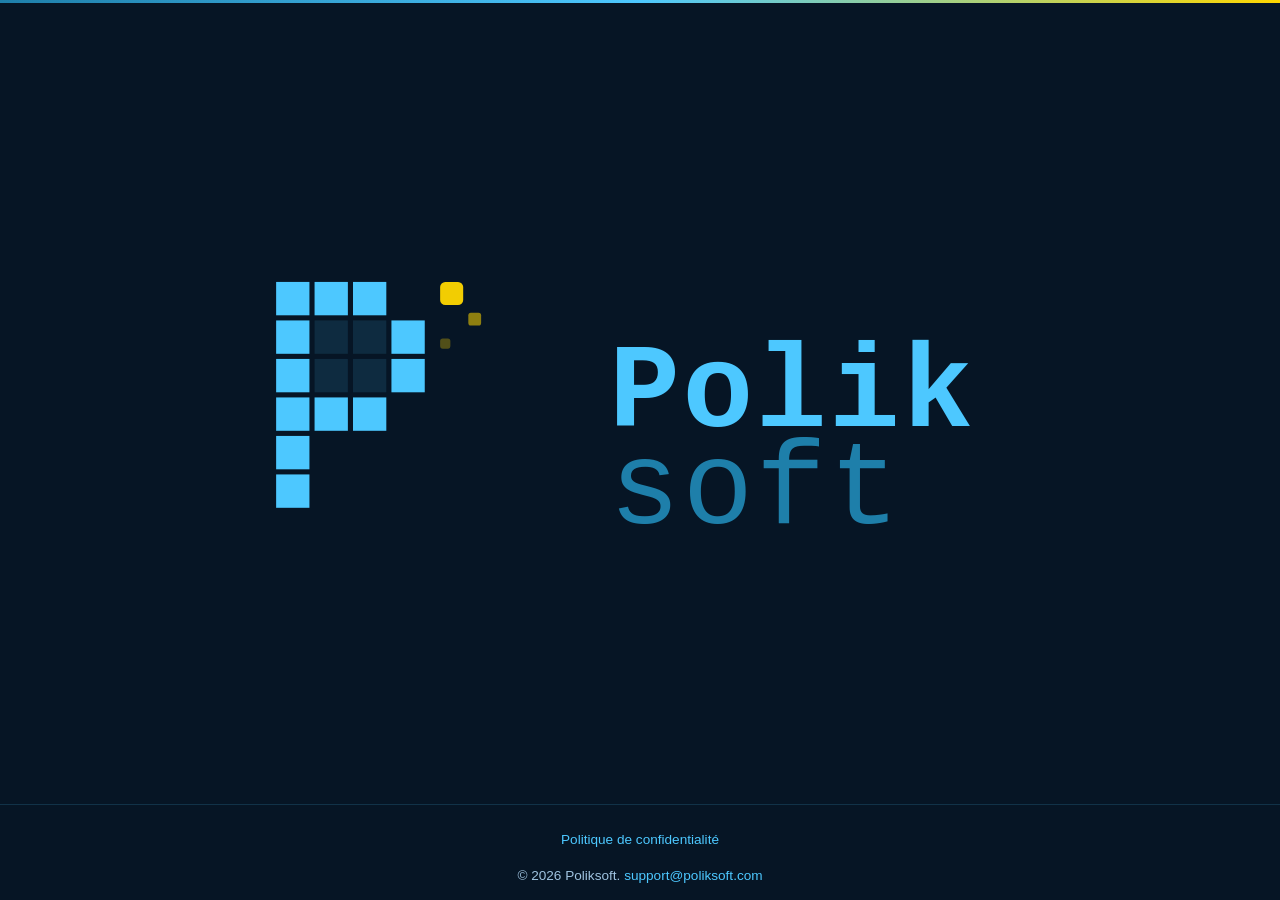
<file: index.html>
<!doctype html>
<html lang="fr">
<head>
  <meta charset="utf-8" />
  <meta name="viewport" content="width=device-width, initial-scale=1" />
  <title>Poliksoft</title>
  <meta name="description" content="Poliksoft — logiciels et applications." />
  <link rel="icon" href="/assets/img/poliksoft-icon.svg" type="image/svg+xml" />
  <link rel="stylesheet" href="/assets/css/style.css" />
</head>
<body class="home">
  <div class="top-accent"></div>

  <main class="home-main">
    <section class="home-hero">
      <span class="brand">
        <img src="/assets/img/poliksoft-logo.svg" alt="Poliksoft" />
      </span>
    </section>
  </main>

  <footer>
    <nav>
      <a href="/politique-confidentialite.html">Politique de confidentialité</a>
    </nav>
    <p>&copy; 2026 Poliksoft. <a href="mailto:support@poliksoft.com">support@poliksoft.com</a></p>
  </footer>
</body>
</html>
</file>
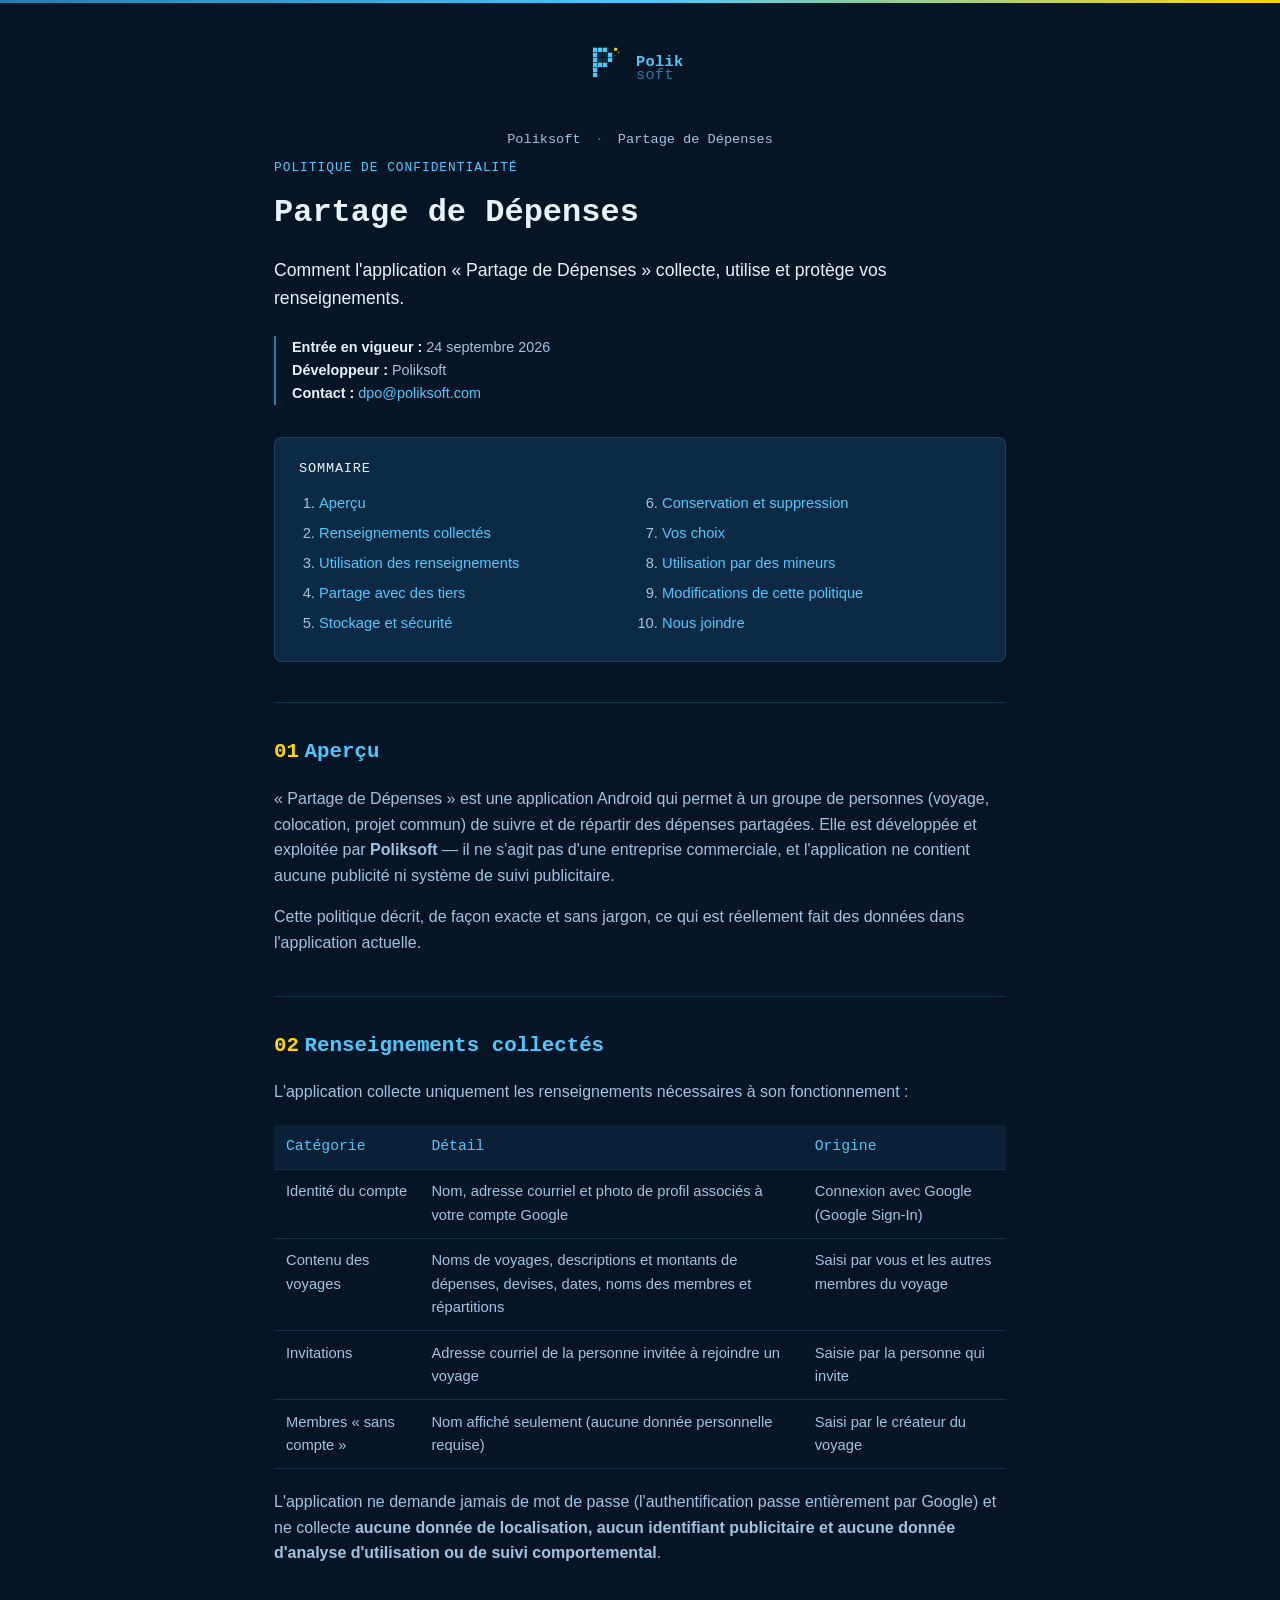
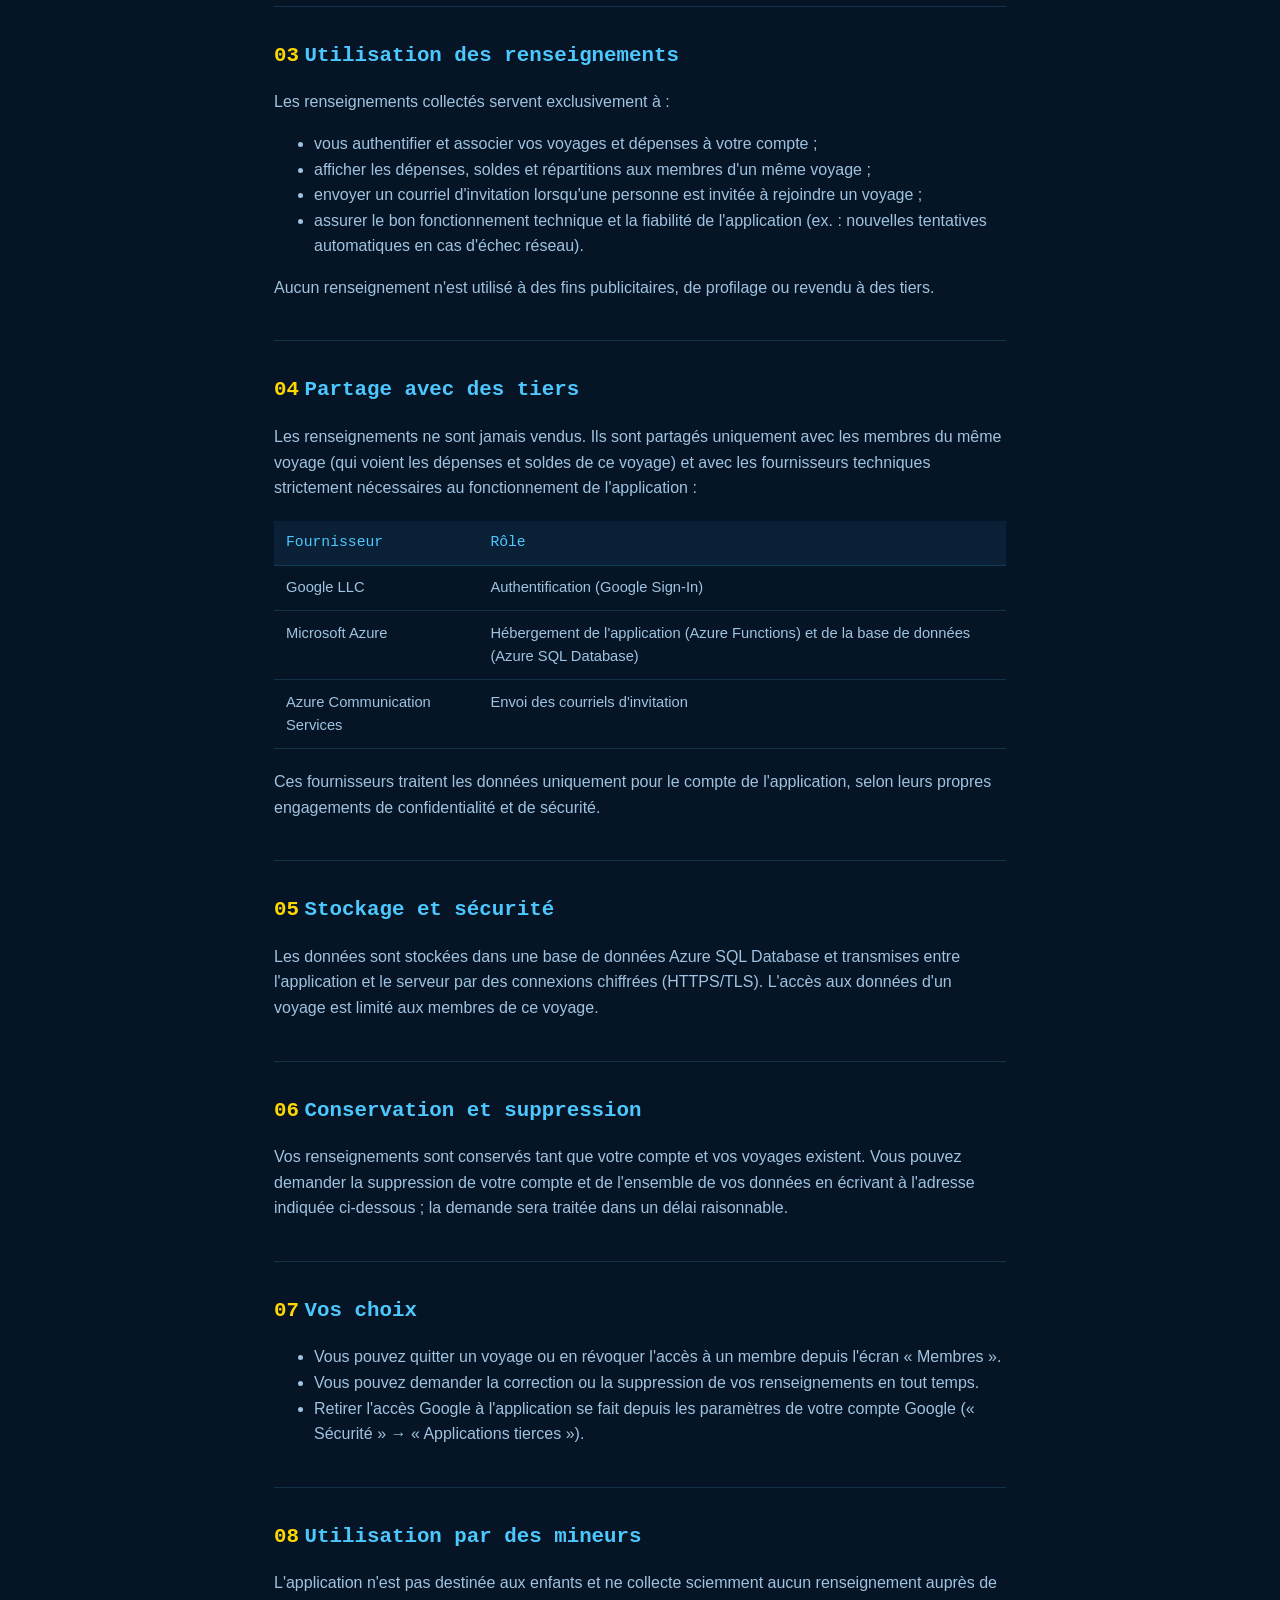
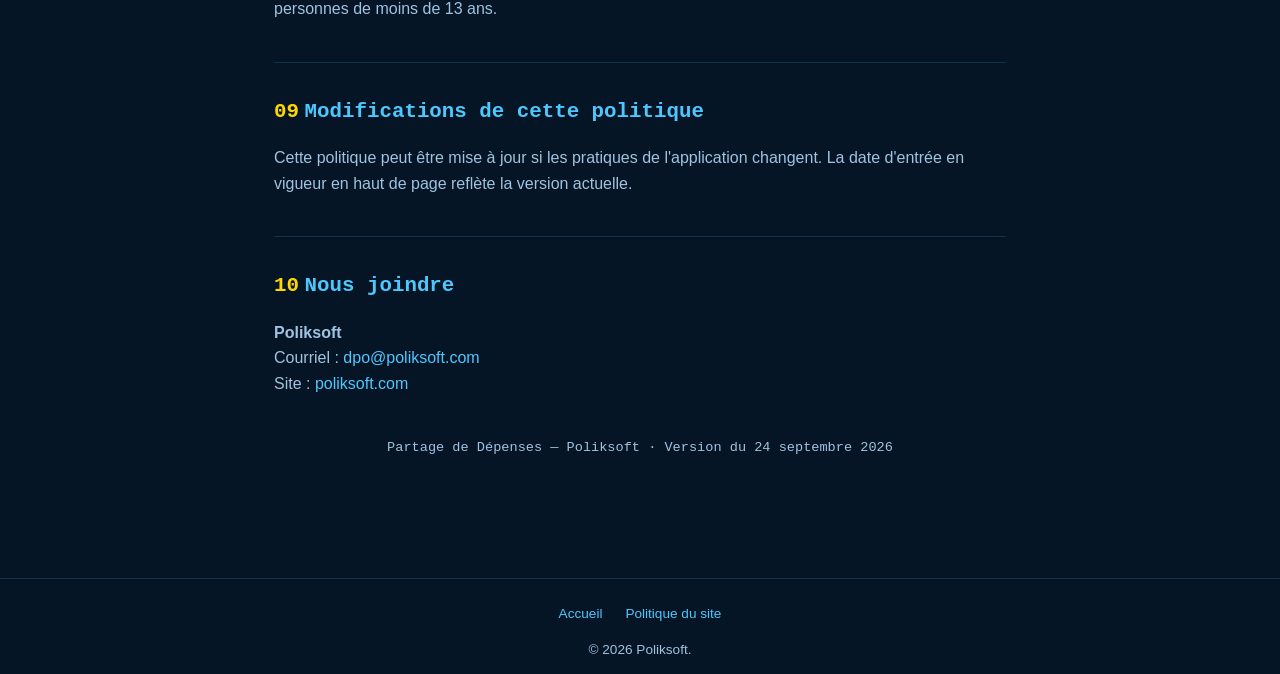
<file: partage-depenses-confidentialite.html>
<!doctype html>
<html lang="fr">
<head>
  <meta charset="utf-8" />
  <meta name="viewport" content="width=device-width, initial-scale=1" />
  <title>Politique de confidentialité — Partage de Dépenses | Poliksoft</title>
  <meta name="description" content="Politique de confidentialité de l'application Android Partage de Dépenses, développée par Poliksoft." />
  <link rel="icon" href="/assets/img/poliksoft-icon.svg" type="image/svg+xml" />
  <link rel="stylesheet" href="/assets/css/style.css" />
</head>
<body>
  <div class="top-accent"></div>
  <header class="site-header">
    <a class="brand" href="/">
      <img src="/assets/img/poliksoft-logo.svg" alt="Poliksoft" />
    </a>
  </header>

  <main>
    <p class="breadcrumb">Poliksoft <span class="sep">·</span> Partage de Dépenses</p>
    <p class="eyebrow">Politique de confidentialité</p>
    <h1>Partage de Dépenses</h1>
    <p class="lede">
      Comment l'application « Partage de Dépenses » collecte, utilise et
      protège vos renseignements.
    </p>

    <div class="meta">
      <strong>Entrée en vigueur :</strong> 24 septembre 2026<br />
      <strong>Développeur :</strong> Poliksoft<br />
      <strong>Contact :</strong> <a href="mailto:dpo@poliksoft.com">dpo@poliksoft.com</a>
    </div>

    <nav class="toc" aria-label="Sommaire">
      <p>Sommaire</p>
      <ol>
        <li><a href="#apercu">Aperçu</a></li>
        <li><a href="#donnees-collectees">Renseignements collectés</a></li>
        <li><a href="#utilisation">Utilisation des renseignements</a></li>
        <li><a href="#partage">Partage avec des tiers</a></li>
        <li><a href="#stockage">Stockage et sécurité</a></li>
        <li><a href="#conservation">Conservation et suppression</a></li>
        <li><a href="#choix">Vos choix</a></li>
        <li><a href="#mineurs">Utilisation par des mineurs</a></li>
        <li><a href="#modifications">Modifications de cette politique</a></li>
        <li><a href="#contact">Nous joindre</a></li>
      </ol>
    </nav>

    <h2 id="apercu"><span class="num">01</span>Aperçu</h2>
    <p>
      « Partage de Dépenses » est une application Android qui permet à un
      groupe de personnes (voyage, colocation, projet commun) de suivre et
      de répartir des dépenses partagées. Elle est développée et exploitée
      par <strong>Poliksoft</strong> — il ne s'agit pas d'une entreprise
      commerciale, et l'application ne contient aucune publicité ni système
      de suivi publicitaire.
    </p>
    <p>
      Cette politique décrit, de façon exacte et sans jargon, ce qui est
      réellement fait des données dans l'application actuelle.
    </p>

    <h2 id="donnees-collectees"><span class="num">02</span>Renseignements collectés</h2>
    <p>
      L'application collecte uniquement les renseignements nécessaires à
      son fonctionnement :
    </p>
    <table>
      <thead>
        <tr>
          <th>Catégorie</th>
          <th>Détail</th>
          <th>Origine</th>
        </tr>
      </thead>
      <tbody>
        <tr>
          <td>Identité du compte</td>
          <td>Nom, adresse courriel et photo de profil associés à votre compte Google</td>
          <td>Connexion avec Google (Google Sign-In)</td>
        </tr>
        <tr>
          <td>Contenu des voyages</td>
          <td>Noms de voyages, descriptions et montants de dépenses, devises, dates, noms des membres et répartitions</td>
          <td>Saisi par vous et les autres membres du voyage</td>
        </tr>
        <tr>
          <td>Invitations</td>
          <td>Adresse courriel de la personne invitée à rejoindre un voyage</td>
          <td>Saisie par la personne qui invite</td>
        </tr>
        <tr>
          <td>Membres « sans compte »</td>
          <td>Nom affiché seulement (aucune donnée personnelle requise)</td>
          <td>Saisi par le créateur du voyage</td>
        </tr>
      </tbody>
    </table>
    <p>
      L'application ne demande jamais de mot de passe (l'authentification
      passe entièrement par Google) et ne collecte
      <strong>aucune donnée de localisation, aucun identifiant publicitaire
      et aucune donnée d'analyse d'utilisation ou de suivi
      comportemental</strong>.
    </p>

    <h2 id="utilisation"><span class="num">03</span>Utilisation des renseignements</h2>
    <p>Les renseignements collectés servent exclusivement à :</p>
    <ul>
      <li>vous authentifier et associer vos voyages et dépenses à votre compte ;</li>
      <li>afficher les dépenses, soldes et répartitions aux membres d'un même voyage ;</li>
      <li>envoyer un courriel d'invitation lorsqu'une personne est invitée à rejoindre un voyage ;</li>
      <li>assurer le bon fonctionnement technique et la fiabilité de l'application (ex. : nouvelles tentatives automatiques en cas d'échec réseau).</li>
    </ul>
    <p>
      Aucun renseignement n'est utilisé à des fins publicitaires, de
      profilage ou revendu à des tiers.
    </p>

    <h2 id="partage"><span class="num">04</span>Partage avec des tiers</h2>
    <p>
      Les renseignements ne sont jamais vendus. Ils sont partagés uniquement
      avec les membres du même voyage (qui voient les dépenses et soldes de
      ce voyage) et avec les fournisseurs techniques strictement
      nécessaires au fonctionnement de l'application :
    </p>
    <table>
      <thead>
        <tr>
          <th>Fournisseur</th>
          <th>Rôle</th>
        </tr>
      </thead>
      <tbody>
        <tr>
          <td>Google LLC</td>
          <td>Authentification (Google Sign-In)</td>
        </tr>
        <tr>
          <td>Microsoft Azure</td>
          <td>Hébergement de l'application (Azure Functions) et de la base de données (Azure SQL Database)</td>
        </tr>
        <tr>
          <td>Azure Communication Services</td>
          <td>Envoi des courriels d'invitation</td>
        </tr>
      </tbody>
    </table>
    <p>
      Ces fournisseurs traitent les données uniquement pour le compte de
      l'application, selon leurs propres engagements de confidentialité et
      de sécurité.
    </p>

    <h2 id="stockage"><span class="num">05</span>Stockage et sécurité</h2>
    <p>
      Les données sont stockées dans une base de données Azure SQL Database
      et transmises entre l'application et le serveur par des connexions
      chiffrées (HTTPS/TLS). L'accès aux données d'un voyage est limité aux
      membres de ce voyage.
    </p>

    <h2 id="conservation"><span class="num">06</span>Conservation et suppression</h2>
    <p>
      Vos renseignements sont conservés tant que votre compte et vos
      voyages existent. Vous pouvez demander la suppression de votre compte
      et de l'ensemble de vos données en écrivant à l'adresse indiquée
      ci-dessous ; la demande sera traitée dans un délai raisonnable.
    </p>

    <h2 id="choix"><span class="num">07</span>Vos choix</h2>
    <ul>
      <li>Vous pouvez quitter un voyage ou en révoquer l'accès à un membre depuis l'écran « Membres ».</li>
      <li>Vous pouvez demander la correction ou la suppression de vos renseignements en tout temps.</li>
      <li>Retirer l'accès Google à l'application se fait depuis les paramètres de votre compte Google (« Sécurité » → « Applications tierces »).</li>
    </ul>

    <h2 id="mineurs"><span class="num">08</span>Utilisation par des mineurs</h2>
    <p>
      L'application n'est pas destinée aux enfants et ne collecte
      sciemment aucun renseignement auprès de personnes de moins de 13 ans.
    </p>

    <h2 id="modifications"><span class="num">09</span>Modifications de cette politique</h2>
    <p>
      Cette politique peut être mise à jour si les pratiques de
      l'application changent. La date d'entrée en vigueur en haut de page
      reflète la version actuelle.
    </p>

    <h2 id="contact"><span class="num">10</span>Nous joindre</h2>
    <p>
      <strong>Poliksoft</strong><br />
      Courriel : <a href="mailto:dpo@poliksoft.com">dpo@poliksoft.com</a><br />
      Site : <a href="https://poliksoft.com">poliksoft.com</a>
    </p>

    <p class="breadcrumb" style="margin-top: 2.5rem;">
      Partage de Dépenses — Poliksoft · Version du 24 septembre 2026
    </p>
  </main>

  <footer>
    <nav>
      <a href="/">Accueil</a>
      <a href="/politique-confidentialite.html">Politique du site</a>
    </nav>
    <p>&copy; 2026 Poliksoft.</p>
  </footer>
</body>
</html>
</file>
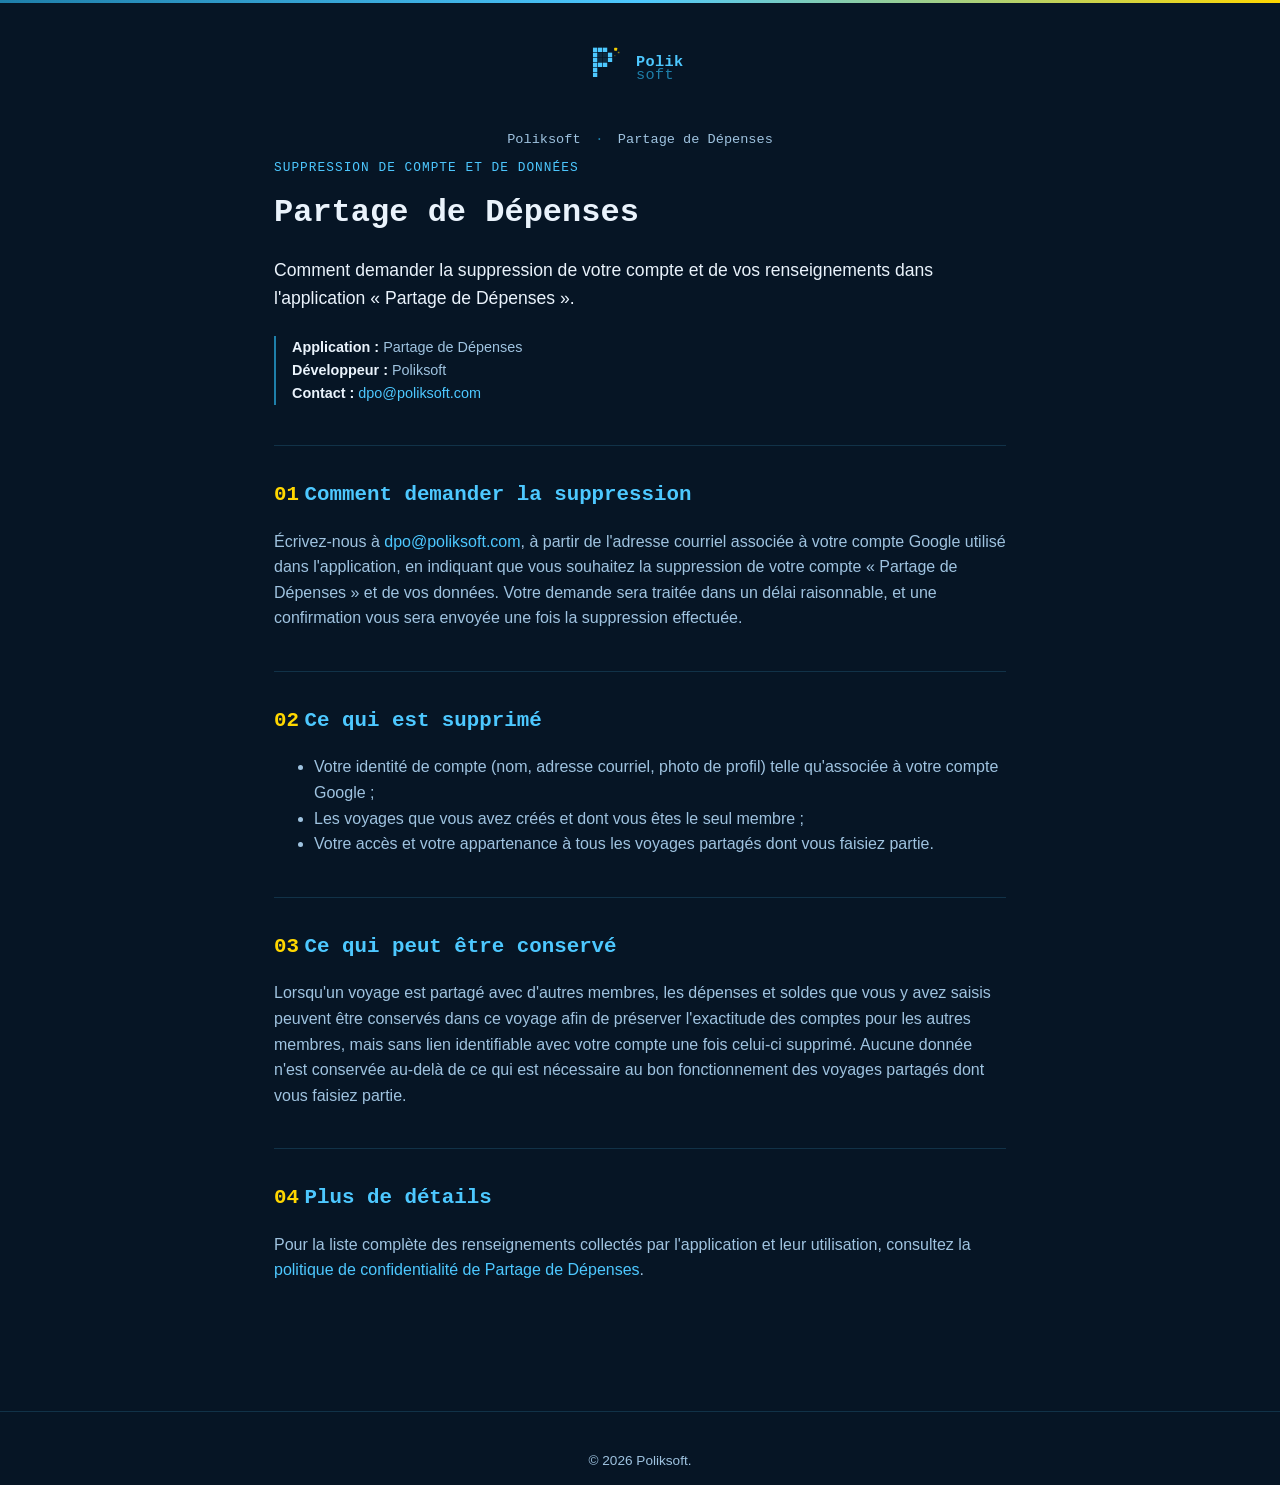
<file: partage-depenses-suppression-compte.html>
<!doctype html>
<html lang="fr">
<head>
  <meta charset="utf-8" />
  <meta name="viewport" content="width=device-width, initial-scale=1" />
  <title>Suppression de compte et de données — Partage de Dépenses | Poliksoft</title>
  <meta name="description" content="Procédure de demande de suppression de compte et de données pour l'application Android Partage de Dépenses." />
  <link rel="icon" href="/assets/img/poliksoft-icon.svg" type="image/svg+xml" />
  <link rel="stylesheet" href="/assets/css/style.css" />
</head>
<body>
  <div class="top-accent"></div>
  <header class="site-header">
    <a class="brand" href="/">
      <img src="/assets/img/poliksoft-logo.svg" alt="Poliksoft" />
    </a>
  </header>

  <main>
    <p class="breadcrumb">Poliksoft <span class="sep">·</span> Partage de Dépenses</p>
    <p class="eyebrow">Suppression de compte et de données</p>
    <h1>Partage de Dépenses</h1>
    <p class="lede">
      Comment demander la suppression de votre compte et de vos
      renseignements dans l'application « Partage de Dépenses ».
    </p>

    <div class="meta">
      <strong>Application :</strong> Partage de Dépenses<br />
      <strong>Développeur :</strong> Poliksoft<br />
      <strong>Contact :</strong> <a href="mailto:dpo@poliksoft.com">dpo@poliksoft.com</a>
    </div>

    <h2><span class="num">01</span>Comment demander la suppression</h2>
    <p>
      Écrivez-nous à <a href="mailto:dpo@poliksoft.com">dpo@poliksoft.com</a>,
      à partir de l'adresse courriel associée à votre compte Google utilisé
      dans l'application, en indiquant que vous souhaitez la suppression de
      votre compte « Partage de Dépenses » et de vos données. Votre demande
      sera traitée dans un délai raisonnable, et une confirmation vous sera
      envoyée une fois la suppression effectuée.
    </p>

    <h2><span class="num">02</span>Ce qui est supprimé</h2>
    <ul>
      <li>Votre identité de compte (nom, adresse courriel, photo de profil) telle qu'associée à votre compte Google ;</li>
      <li>Les voyages que vous avez créés et dont vous êtes le seul membre ;</li>
      <li>Votre accès et votre appartenance à tous les voyages partagés dont vous faisiez partie.</li>
    </ul>

    <h2><span class="num">03</span>Ce qui peut être conservé</h2>
    <p>
      Lorsqu'un voyage est partagé avec d'autres membres, les dépenses et
      soldes que vous y avez saisis peuvent être conservés dans ce voyage
      afin de préserver l'exactitude des comptes pour les autres membres,
      mais sans lien identifiable avec votre compte une fois celui-ci
      supprimé. Aucune donnée n'est conservée au-delà de ce qui est
      nécessaire au bon fonctionnement des voyages partagés dont vous
      faisiez partie.
    </p>

    <h2><span class="num">04</span>Plus de détails</h2>
    <p>
      Pour la liste complète des renseignements collectés par l'application
      et leur utilisation, consultez la
      <a href="/partage-depenses-confidentialite.html">politique de confidentialité de Partage de Dépenses</a>.
    </p>
  </main>

  <footer>
    <p>&copy; 2026 Poliksoft.</p>
  </footer>
</body>
</html>
</file>
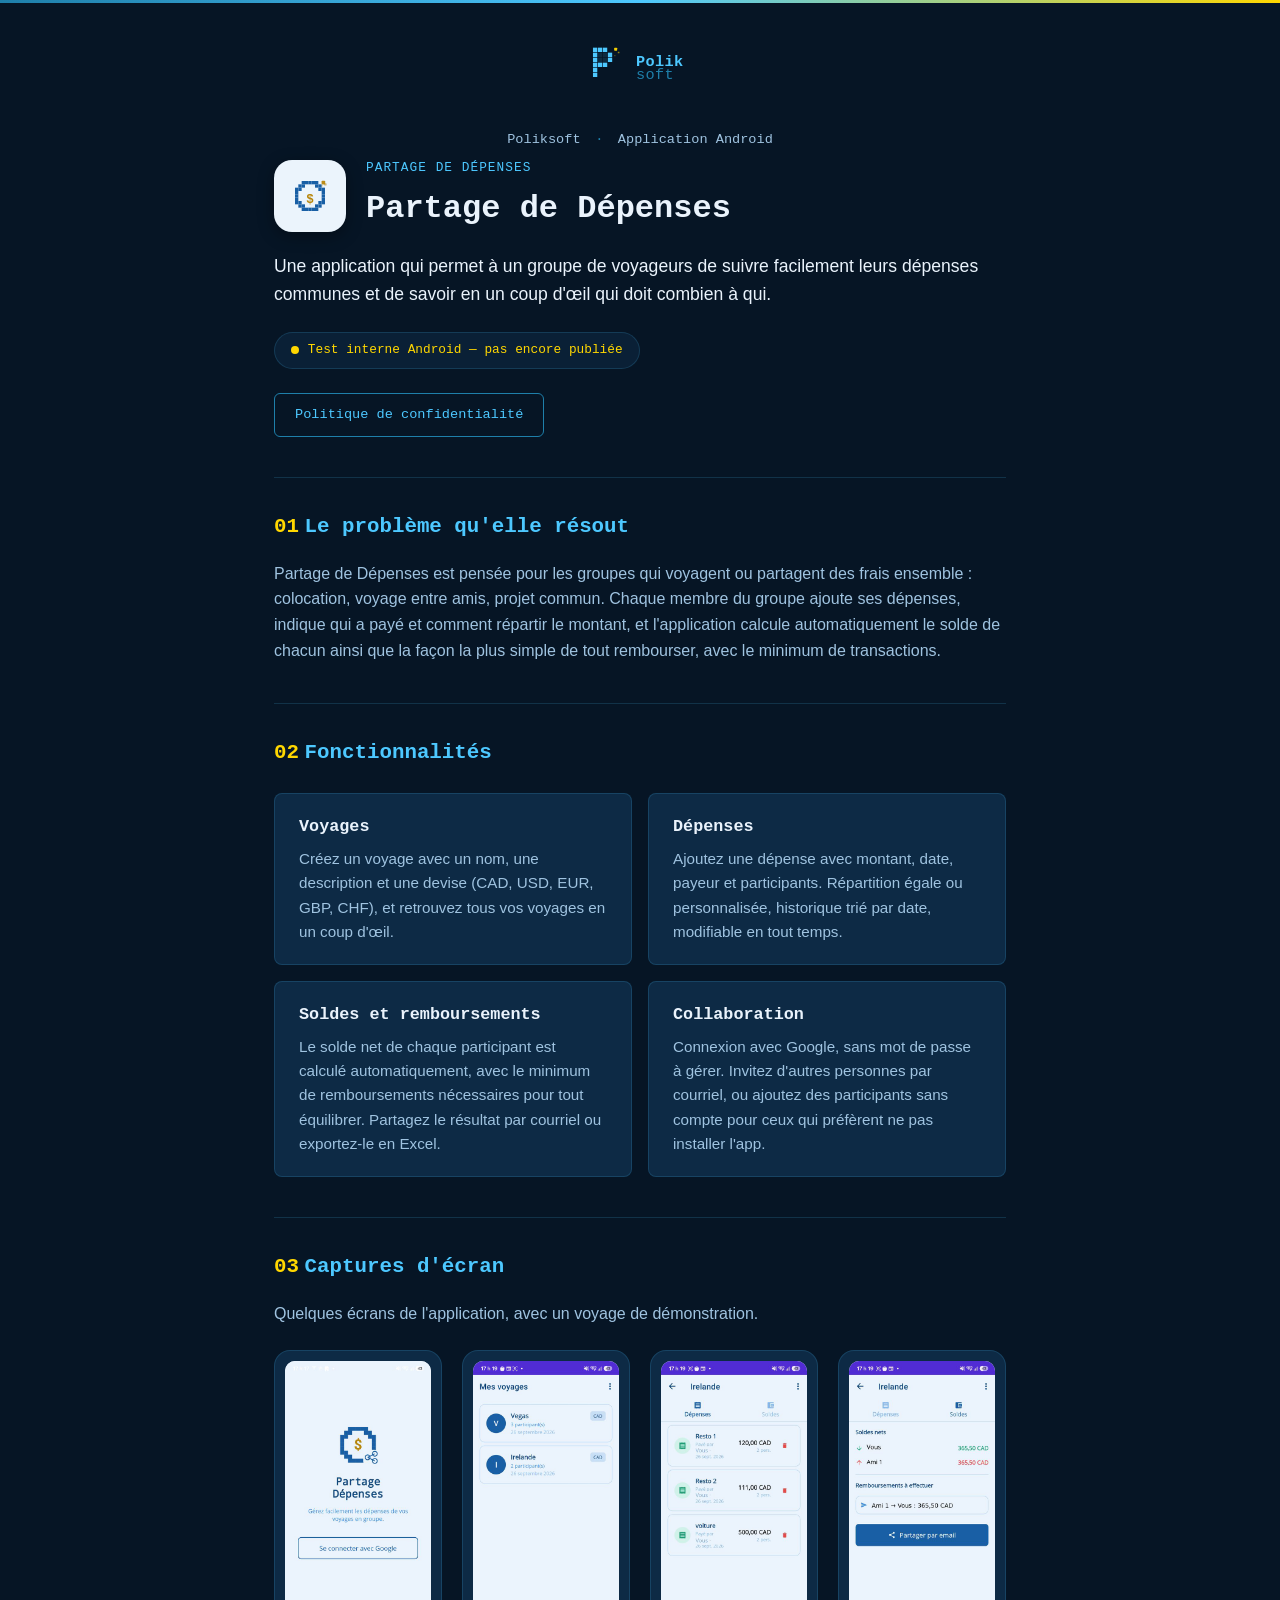
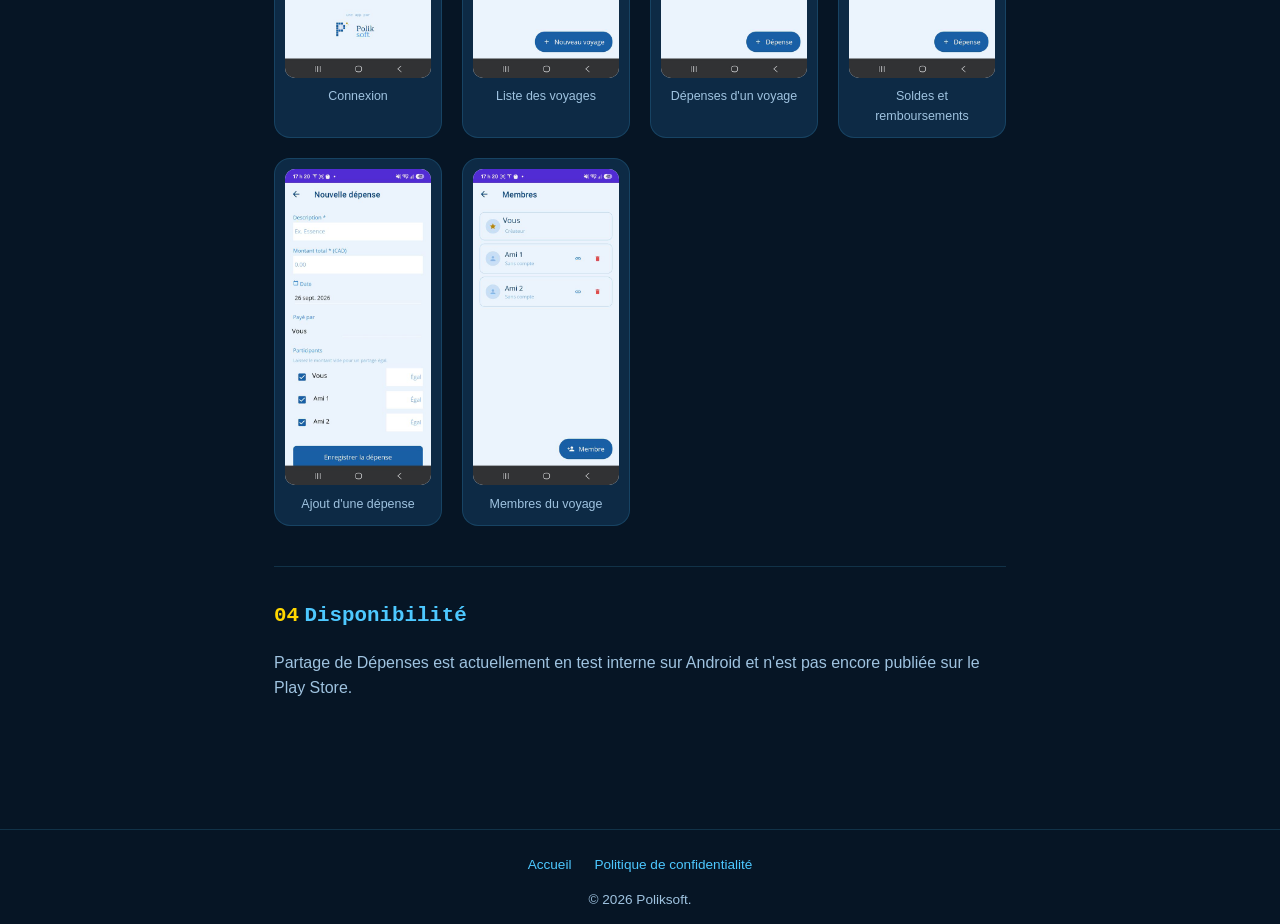
<file: partage-depenses.html>
<!doctype html>
<html lang="fr">
<head>
  <meta charset="utf-8" />
  <meta name="viewport" content="width=device-width, initial-scale=1" />
  <title>Partage de Dépenses — Poliksoft</title>
  <meta name="description" content="Partage de Dépenses, l'application Android qui suit et répartit automatiquement les dépenses d'un groupe qui voyage ou partage des frais." />
  <link rel="icon" href="/assets/img/poliksoft-icon.svg" type="image/svg+xml" />
  <link rel="stylesheet" href="/assets/css/style.css" />
</head>
<body>
  <div class="top-accent"></div>
  <header class="site-header">
    <a class="brand" href="/">
      <img src="/assets/img/poliksoft-logo.svg" alt="Poliksoft" />
    </a>
  </header>

  <main>
    <p class="breadcrumb">Poliksoft <span class="sep">·</span> Application Android</p>
    <div class="app-hero">
      <img class="app-icon" src="/assets/img/partage-depenses-icon.svg" alt="" />
      <div>
        <p class="eyebrow">Partage de Dépenses</p>
        <h1>Partage de Dépenses</h1>
      </div>
    </div>
    <p class="lede">
      Une application qui permet à un groupe de voyageurs de suivre
      facilement leurs dépenses communes et de savoir en un coup d'œil qui
      doit combien à qui.
    </p>

    <div class="status-row">
      <span class="status-badge"><span class="dot"></span>Test interne Android — pas encore publiée</span>
    </div>

    <div class="cta-row">
      <a class="btn" href="/partage-depenses-confidentialite.html">Politique de confidentialité</a>
    </div>

    <h2><span class="num">01</span>Le problème qu'elle résout</h2>
    <p>
      Partage de Dépenses est pensée pour les groupes qui voyagent ou
      partagent des frais ensemble : colocation, voyage entre amis, projet
      commun. Chaque membre du groupe ajoute ses dépenses, indique qui a
      payé et comment répartir le montant, et l'application calcule
      automatiquement le solde de chacun ainsi que la façon la plus simple
      de tout rembourser, avec le minimum de transactions.
    </p>

    <h2><span class="num">02</span>Fonctionnalités</h2>
    <div class="feature-grid">
      <div class="card">
        <h3>Voyages</h3>
        <p>
          Créez un voyage avec un nom, une description et une devise (CAD,
          USD, EUR, GBP, CHF), et retrouvez tous vos voyages en un coup
          d'œil.
        </p>
      </div>
      <div class="card">
        <h3>Dépenses</h3>
        <p>
          Ajoutez une dépense avec montant, date, payeur et participants.
          Répartition égale ou personnalisée, historique trié par date,
          modifiable en tout temps.
        </p>
      </div>
      <div class="card">
        <h3>Soldes et remboursements</h3>
        <p>
          Le solde net de chaque participant est calculé automatiquement,
          avec le minimum de remboursements nécessaires pour tout
          équilibrer. Partagez le résultat par courriel ou exportez-le en
          Excel.
        </p>
      </div>
      <div class="card">
        <h3>Collaboration</h3>
        <p>
          Connexion avec Google, sans mot de passe à gérer. Invitez
          d'autres personnes par courriel, ou ajoutez des participants sans
          compte pour ceux qui préfèrent ne pas installer l'app.
        </p>
      </div>
    </div>

    <h2><span class="num">03</span>Captures d'écran</h2>
    <p>
      Quelques écrans de l'application, avec un voyage de démonstration.
    </p>
    <div class="shot-grid">
      <figure class="shot">
        <div class="screen">
          <img src="/assets/img/screenshots/connexion.jpg" alt="Écran de connexion de Partage de Dépenses, avec le bouton Se connecter avec Google" loading="lazy" />
        </div>
        <figcaption>Connexion</figcaption>
      </figure>
      <figure class="shot">
        <div class="screen">
          <img src="/assets/img/screenshots/voyages.jpg" alt="Liste des voyages dans Partage de Dépenses" loading="lazy" />
        </div>
        <figcaption>Liste des voyages</figcaption>
      </figure>
      <figure class="shot">
        <div class="screen">
          <img src="/assets/img/screenshots/depenses.jpg" alt="Liste des dépenses d'un voyage dans Partage de Dépenses" loading="lazy" />
        </div>
        <figcaption>Dépenses d'un voyage</figcaption>
      </figure>
      <figure class="shot">
        <div class="screen">
          <img src="/assets/img/screenshots/soldes.jpg" alt="Soldes nets et remboursements à effectuer dans Partage de Dépenses" loading="lazy" />
        </div>
        <figcaption>Soldes et remboursements</figcaption>
      </figure>
      <figure class="shot">
        <div class="screen">
          <img src="/assets/img/screenshots/ajout-depense.jpg" alt="Formulaire d'ajout d'une dépense dans Partage de Dépenses" loading="lazy" />
        </div>
        <figcaption>Ajout d'une dépense</figcaption>
      </figure>
      <figure class="shot">
        <div class="screen">
          <img src="/assets/img/screenshots/membres.jpg" alt="Écran des membres d'un voyage dans Partage de Dépenses" loading="lazy" />
        </div>
        <figcaption>Membres du voyage</figcaption>
      </figure>
    </div>

    <h2><span class="num">04</span>Disponibilité</h2>
    <p>
      Partage de Dépenses est actuellement en test interne sur Android et
      n'est pas encore publiée sur le Play Store.
    </p>
  </main>

  <footer>
    <nav>
      <a href="/">Accueil</a>
      <a href="/partage-depenses-confidentialite.html">Politique de confidentialité</a>
    </nav>
    <p>&copy; 2026 Poliksoft.</p>
  </footer>
</body>
</html>
</file>
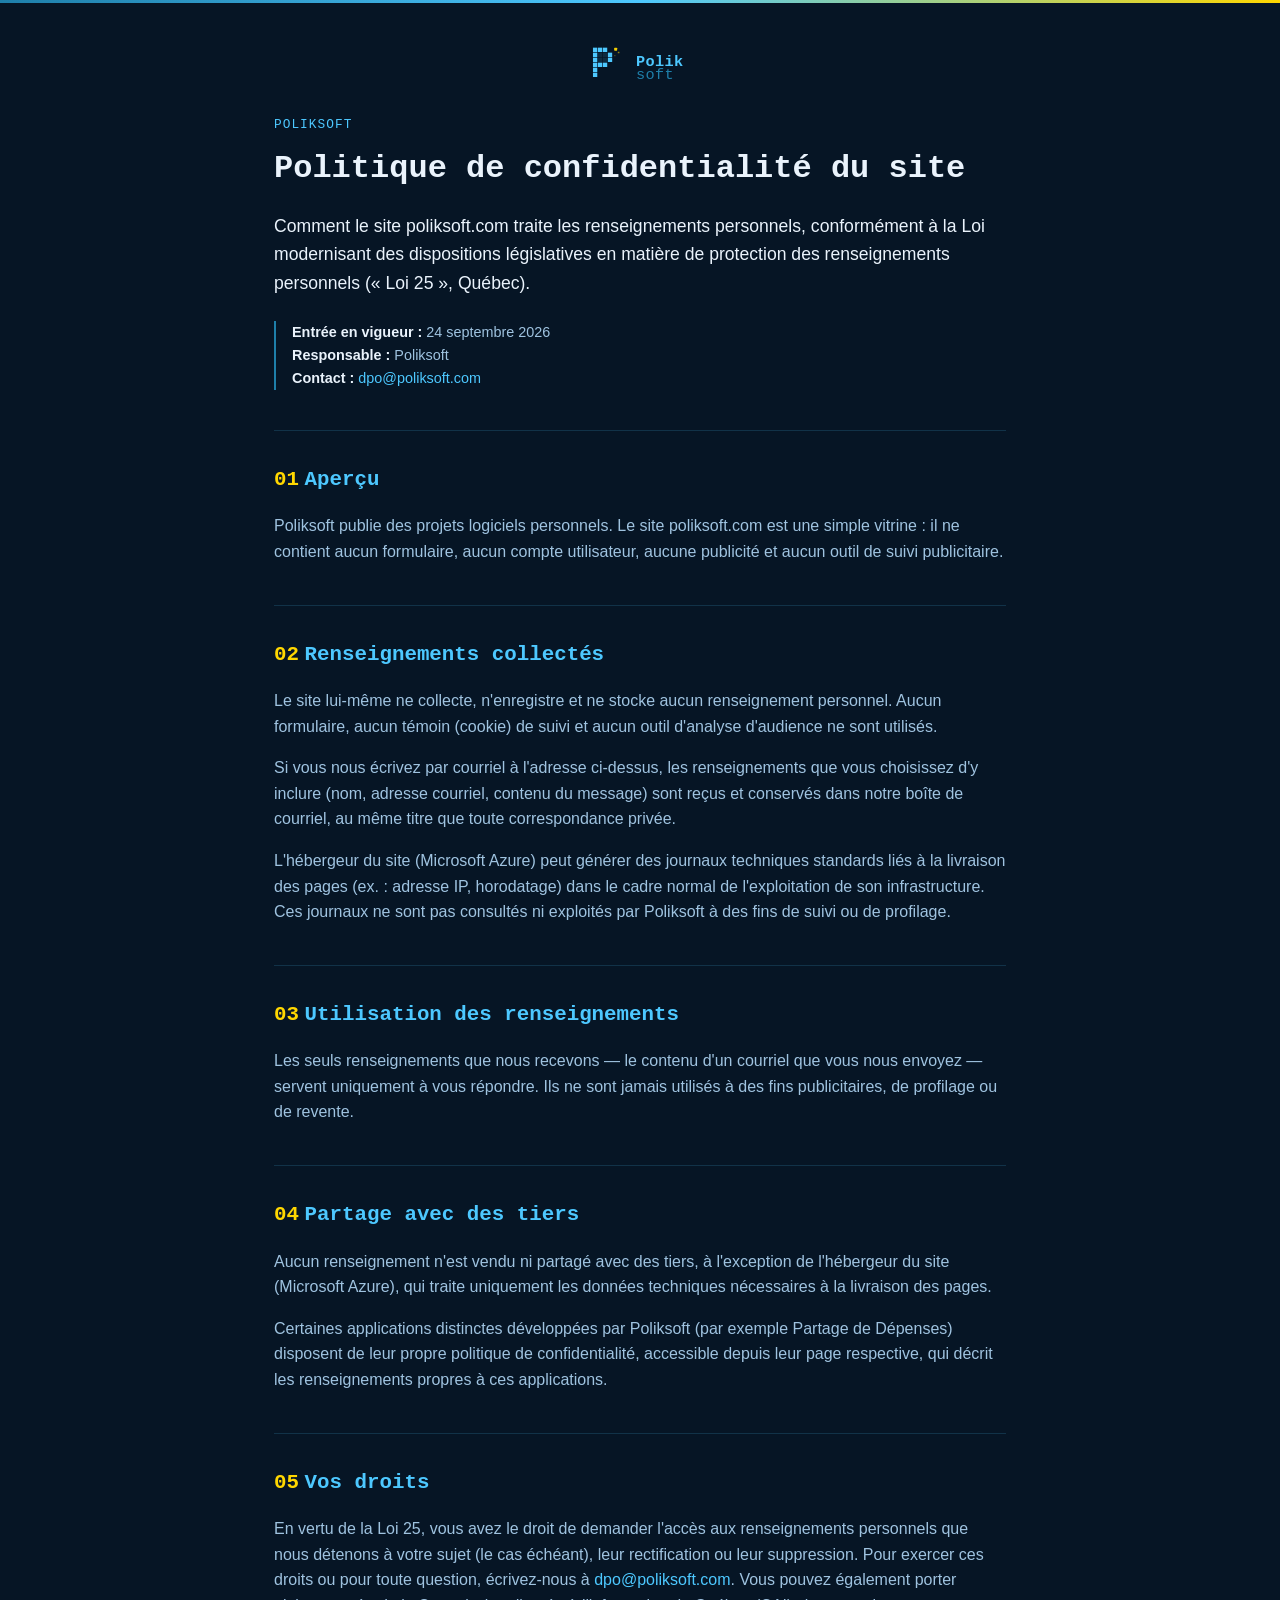
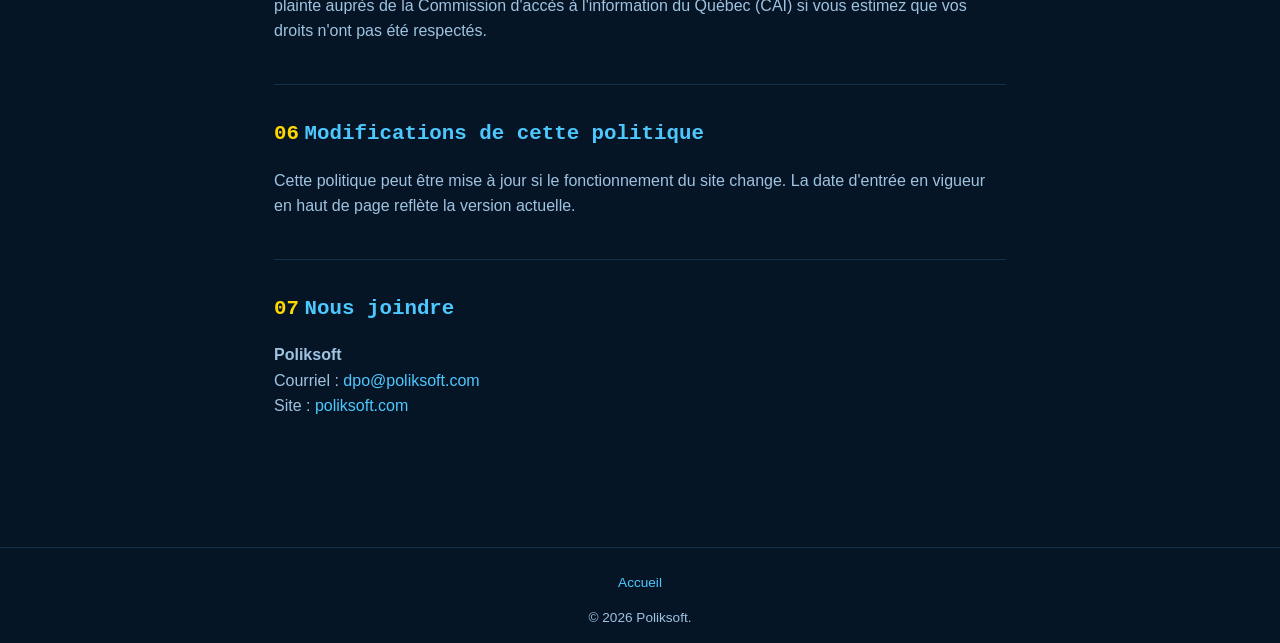
<file: politique-confidentialite.html>
<!doctype html>
<html lang="fr">
<head>
  <meta charset="utf-8" />
  <meta name="viewport" content="width=device-width, initial-scale=1" />
  <title>Politique de confidentialité — Poliksoft</title>
  <meta name="description" content="Politique de confidentialité du site poliksoft.com, conforme à la Loi 25 (Québec)." />
  <link rel="icon" href="/assets/img/poliksoft-icon.svg" type="image/svg+xml" />
  <link rel="stylesheet" href="/assets/css/style.css" />
</head>
<body>
  <div class="top-accent"></div>
  <header class="site-header">
    <a class="brand" href="/">
      <img src="/assets/img/poliksoft-logo.svg" alt="Poliksoft" />
    </a>
  </header>

  <main>
    <p class="eyebrow">Poliksoft</p>
    <h1>Politique de confidentialité du site</h1>
    <p class="lede">
      Comment le site poliksoft.com traite les renseignements personnels,
      conformément à la Loi modernisant des dispositions législatives en
      matière de protection des renseignements personnels (« Loi 25 », Québec).
    </p>

    <div class="meta">
      <strong>Entrée en vigueur :</strong> 24 septembre 2026<br />
      <strong>Responsable :</strong> Poliksoft<br />
      <strong>Contact :</strong> <a href="mailto:dpo@poliksoft.com">dpo@poliksoft.com</a>
    </div>

    <h2><span class="num">01</span>Aperçu</h2>
    <p>
      Poliksoft publie des projets logiciels personnels. Le site
      poliksoft.com est une simple vitrine :
      il ne contient aucun formulaire, aucun compte utilisateur, aucune
      publicité et aucun outil de suivi publicitaire.
    </p>

    <h2><span class="num">02</span>Renseignements collectés</h2>
    <p>
      Le site lui-même ne collecte, n'enregistre et ne stocke aucun
      renseignement personnel. Aucun formulaire, aucun témoin (cookie) de
      suivi et aucun outil d'analyse d'audience ne sont utilisés.
    </p>
    <p>
      Si vous nous écrivez par courriel à l'adresse ci-dessus, les
      renseignements que vous choisissez d'y inclure (nom, adresse
      courriel, contenu du message) sont reçus et conservés dans notre
      boîte de courriel, au même titre que toute correspondance privée.
    </p>
    <p>
      L'hébergeur du site (Microsoft Azure) peut générer des journaux
      techniques standards liés à la livraison des pages (ex. : adresse IP,
      horodatage) dans le cadre normal de l'exploitation de son
      infrastructure. Ces journaux ne sont pas consultés ni exploités par
      Poliksoft à des fins de suivi ou de profilage.
    </p>

    <h2><span class="num">03</span>Utilisation des renseignements</h2>
    <p>
      Les seuls renseignements que nous recevons — le contenu d'un courriel
      que vous nous envoyez — servent uniquement à vous répondre. Ils ne
      sont jamais utilisés à des fins publicitaires, de profilage ou de
      revente.
    </p>

    <h2><span class="num">04</span>Partage avec des tiers</h2>
    <p>
      Aucun renseignement n'est vendu ni partagé avec des tiers, à
      l'exception de l'hébergeur du site (Microsoft Azure), qui traite
      uniquement les données techniques nécessaires à la livraison des
      pages.
    </p>
    <p>
      Certaines applications distinctes développées par Poliksoft (par
      exemple Partage de Dépenses) disposent de leur propre politique de
      confidentialité, accessible depuis leur page respective, qui décrit
      les renseignements propres à ces applications.
    </p>

    <h2><span class="num">05</span>Vos droits</h2>
    <p>
      En vertu de la Loi 25, vous avez le droit de demander l'accès aux
      renseignements personnels que nous détenons à votre sujet (le cas
      échéant), leur rectification ou leur suppression. Pour exercer ces
      droits ou pour toute question, écrivez-nous à
      <a href="mailto:dpo@poliksoft.com">dpo@poliksoft.com</a>. Vous
      pouvez également porter plainte auprès de la Commission d'accès à
      l'information du Québec (CAI) si vous estimez que vos droits n'ont
      pas été respectés.
    </p>

    <h2><span class="num">06</span>Modifications de cette politique</h2>
    <p>
      Cette politique peut être mise à jour si le fonctionnement du site
      change. La date d'entrée en vigueur en haut de page reflète la
      version actuelle.
    </p>

    <h2><span class="num">07</span>Nous joindre</h2>
    <p>
      <strong>Poliksoft</strong><br />
      Courriel : <a href="mailto:dpo@poliksoft.com">dpo@poliksoft.com</a><br />
      Site : <a href="https://poliksoft.com">poliksoft.com</a>
    </p>
  </main>

  <footer>
    <nav>
      <a href="/">Accueil</a>
    </nav>
    <p>&copy; 2026 Poliksoft.</p>
  </footer>
</body>
</html>
</file>
<file: assets/css/style.css>
:root {
  --bg: #061525;
  --bg-elevated: #0a2036;
  --bg-card: #0d2a45;
  --border: rgba(77, 200, 255, 0.16);
  --text: #eaf3fc;
  --text-muted: #9fc3e0;
  --accent: #4dc8ff;
  --accent-strong: #1e7faa;
  --gold: #ffd700;
  --font-mono: "Courier New", Courier, monospace;
  --font-sans: -apple-system, BlinkMacSystemFont, "Segoe UI", Roboto, Helvetica, Arial, sans-serif;
  --max-width: 780px;
}

* {
  box-sizing: border-box;
}

html {
  color-scheme: dark;
}

body {
  margin: 0;
  background: var(--bg);
  color: var(--text);
  font-family: var(--font-sans);
  line-height: 1.6;
  -webkit-font-smoothing: antialiased;
}

a {
  color: var(--accent);
  text-decoration: none;
}

a:hover,
a:focus {
  text-decoration: underline;
}

.top-accent {
  height: 3px;
  width: 100%;
  background: linear-gradient(90deg, var(--accent-strong), var(--accent), var(--gold));
}

.site-header {
  display: flex;
  justify-content: center;
  padding: 2.5rem 1.5rem 1rem;
}

.brand {
  display: inline-flex;
  align-items: center;
}

.brand img {
  height: 40px;
  width: auto;
  display: block;
}

main {
  max-width: var(--max-width);
  margin: 0 auto;
  padding: 1rem 1.5rem 4rem;
}

.eyebrow {
  font-family: var(--font-mono);
  color: var(--accent);
  font-size: 0.8rem;
  letter-spacing: 0.08em;
  text-transform: uppercase;
  margin: 0 0 0.5rem;
}

h1 {
  font-family: var(--font-mono);
  font-size: 2rem;
  font-weight: 700;
  color: var(--text);
  margin: 0 0 0.75rem;
}

h2 {
  font-family: var(--font-mono);
  font-size: 1.3rem;
  color: var(--accent);
  border-top: 1px solid var(--border);
  padding-top: 2rem;
  margin-top: 2.5rem;
}

h2 .num {
  color: var(--gold);
  margin-right: 0.35rem;
}

h3 {
  font-family: var(--font-mono);
  font-size: 1.05rem;
  color: var(--text);
}

p {
  color: var(--text-muted);
}

p.lede {
  font-size: 1.1rem;
  color: var(--text);
}

.meta {
  font-size: 0.9rem;
  color: var(--text-muted);
  border-left: 2px solid var(--accent-strong);
  padding-left: 1rem;
  margin: 1.5rem 0 2rem;
}

.meta strong {
  color: var(--text);
}

table {
  width: 100%;
  border-collapse: collapse;
  margin: 1.25rem 0;
  font-size: 0.92rem;
}

th,
td {
  text-align: left;
  padding: 0.65rem 0.75rem;
  border-bottom: 1px solid var(--border);
  vertical-align: top;
}

th {
  font-family: var(--font-mono);
  color: var(--accent);
  font-weight: 400;
  background: var(--bg-elevated);
}

td {
  color: var(--text-muted);
}

nav.toc {
  background: var(--bg-card);
  border: 1px solid var(--border);
  border-radius: 8px;
  padding: 1.25rem 1.5rem;
  margin: 1.75rem 0;
}

nav.toc p {
  font-family: var(--font-mono);
  color: var(--text);
  margin: 0 0 0.75rem;
  font-size: 0.85rem;
  text-transform: uppercase;
  letter-spacing: 0.06em;
}

nav.toc ol {
  margin: 0;
  padding-left: 1.25rem;
  columns: 2;
  gap: 1.5rem;
}

nav.toc li {
  margin-bottom: 0.4rem;
  font-size: 0.92rem;
}

ul,
ol {
  color: var(--text-muted);
}

.breadcrumb {
  font-family: var(--font-mono);
  font-size: 0.85rem;
  color: var(--text-muted);
  text-align: center;
  margin-bottom: 0.5rem;
}

.breadcrumb .sep {
  color: var(--accent-strong);
  margin: 0 0.4rem;
}

body.home {
  height: 100vh;
  display: flex;
  flex-direction: column;
  overflow: hidden;
}

body.home .top-accent {
  flex: none;
}

.home-main {
  flex: 1 1 auto;
  min-height: 0;
  display: flex;
  align-items: center;
  justify-content: center;
  padding: 1rem 1.5rem;
}

body.home footer {
  flex: none;
  margin-top: 0;
}

.home-hero {
  text-align: center;
}

.home-hero .brand img {
  width: min(80vw, 820px);
  height: auto;
  max-height: 60vh;
}

.card-list {
  display: flex;
  flex-direction: column;
  gap: 1rem;
  margin-top: 2.5rem;
}

.card {
  background: var(--bg-card);
  border: 1px solid var(--border);
  border-radius: 8px;
  padding: 1.25rem 1.5rem;
}

.card h3 {
  margin: 0 0 0.35rem;
}

.card p {
  margin: 0;
  font-size: 0.95rem;
}

site-footer,
footer {
  border-top: 1px solid var(--border);
  margin-top: 3rem;
  padding-top: 1.5rem;
  text-align: center;
  font-size: 0.85rem;
  color: var(--text-muted);
}

footer nav {
  margin-bottom: 0.5rem;
}

footer nav a {
  margin: 0 0.6rem;
}

.app-hero {
  display: flex;
  align-items: center;
  gap: 1.25rem;
}

.app-hero .app-icon {
  width: 72px;
  height: 72px;
  border-radius: 18px;
  flex-shrink: 0;
  box-shadow: 0 4px 16px rgba(0, 0, 0, 0.35);
}

.app-hero .eyebrow {
  margin-bottom: 0.25rem;
}

.app-hero h1 {
  margin: 0;
}

.status-row {
  margin: 1.5rem 0;
}

.status-badge {
  display: inline-flex;
  align-items: center;
  gap: 0.55rem;
  background: var(--bg-elevated);
  border: 1px solid var(--border);
  border-radius: 999px;
  padding: 0.45rem 1rem;
  font-family: var(--font-mono);
  font-size: 0.8rem;
  color: var(--gold);
}

.status-badge .dot {
  width: 8px;
  height: 8px;
  border-radius: 50%;
  background: var(--gold);
}

.cta-row {
  display: flex;
  flex-wrap: wrap;
  gap: 0.85rem;
  margin: 1.5rem 0 2rem;
}

.btn {
  display: inline-block;
  font-family: var(--font-mono);
  font-size: 0.85rem;
  padding: 0.65rem 1.25rem;
  border-radius: 6px;
  border: 1px solid var(--accent-strong);
  color: var(--accent);
}

.btn:hover,
.btn:focus {
  background: var(--bg-elevated);
  text-decoration: none;
}

.btn-ghost {
  border-color: var(--border);
  color: var(--text-muted);
}

.feature-grid {
  display: grid;
  grid-template-columns: repeat(2, 1fr);
  gap: 1rem;
  margin-top: 1.5rem;
}

.feature-grid .card {
  margin: 0;
}

.shot-grid {
  display: grid;
  grid-template-columns: repeat(auto-fit, minmax(150px, 1fr));
  gap: 1.25rem;
  margin-top: 1.5rem;
}

.shot {
  margin: 0;
  background: var(--bg-card);
  border: 1px solid var(--border);
  border-radius: 16px;
  padding: 10px;
}

.shot .screen {
  aspect-ratio: 6 / 13;
  background: #ebf4fc;
  border-radius: 10px;
  overflow: hidden;
}

.shot .screen img {
  width: 100%;
  height: 100%;
  object-fit: contain;
  display: block;
}

.shot figcaption {
  text-align: center;
  font-size: 0.78rem;
  color: var(--text-muted);
  margin-top: 0.6rem;
}

@media (max-width: 680px) {
  .feature-grid {
    grid-template-columns: 1fr;
  }
}

@media (max-width: 520px) {
  nav.toc ol {
    columns: 1;
  }

  h1 {
    font-size: 1.6rem;
  }
}
</file>
